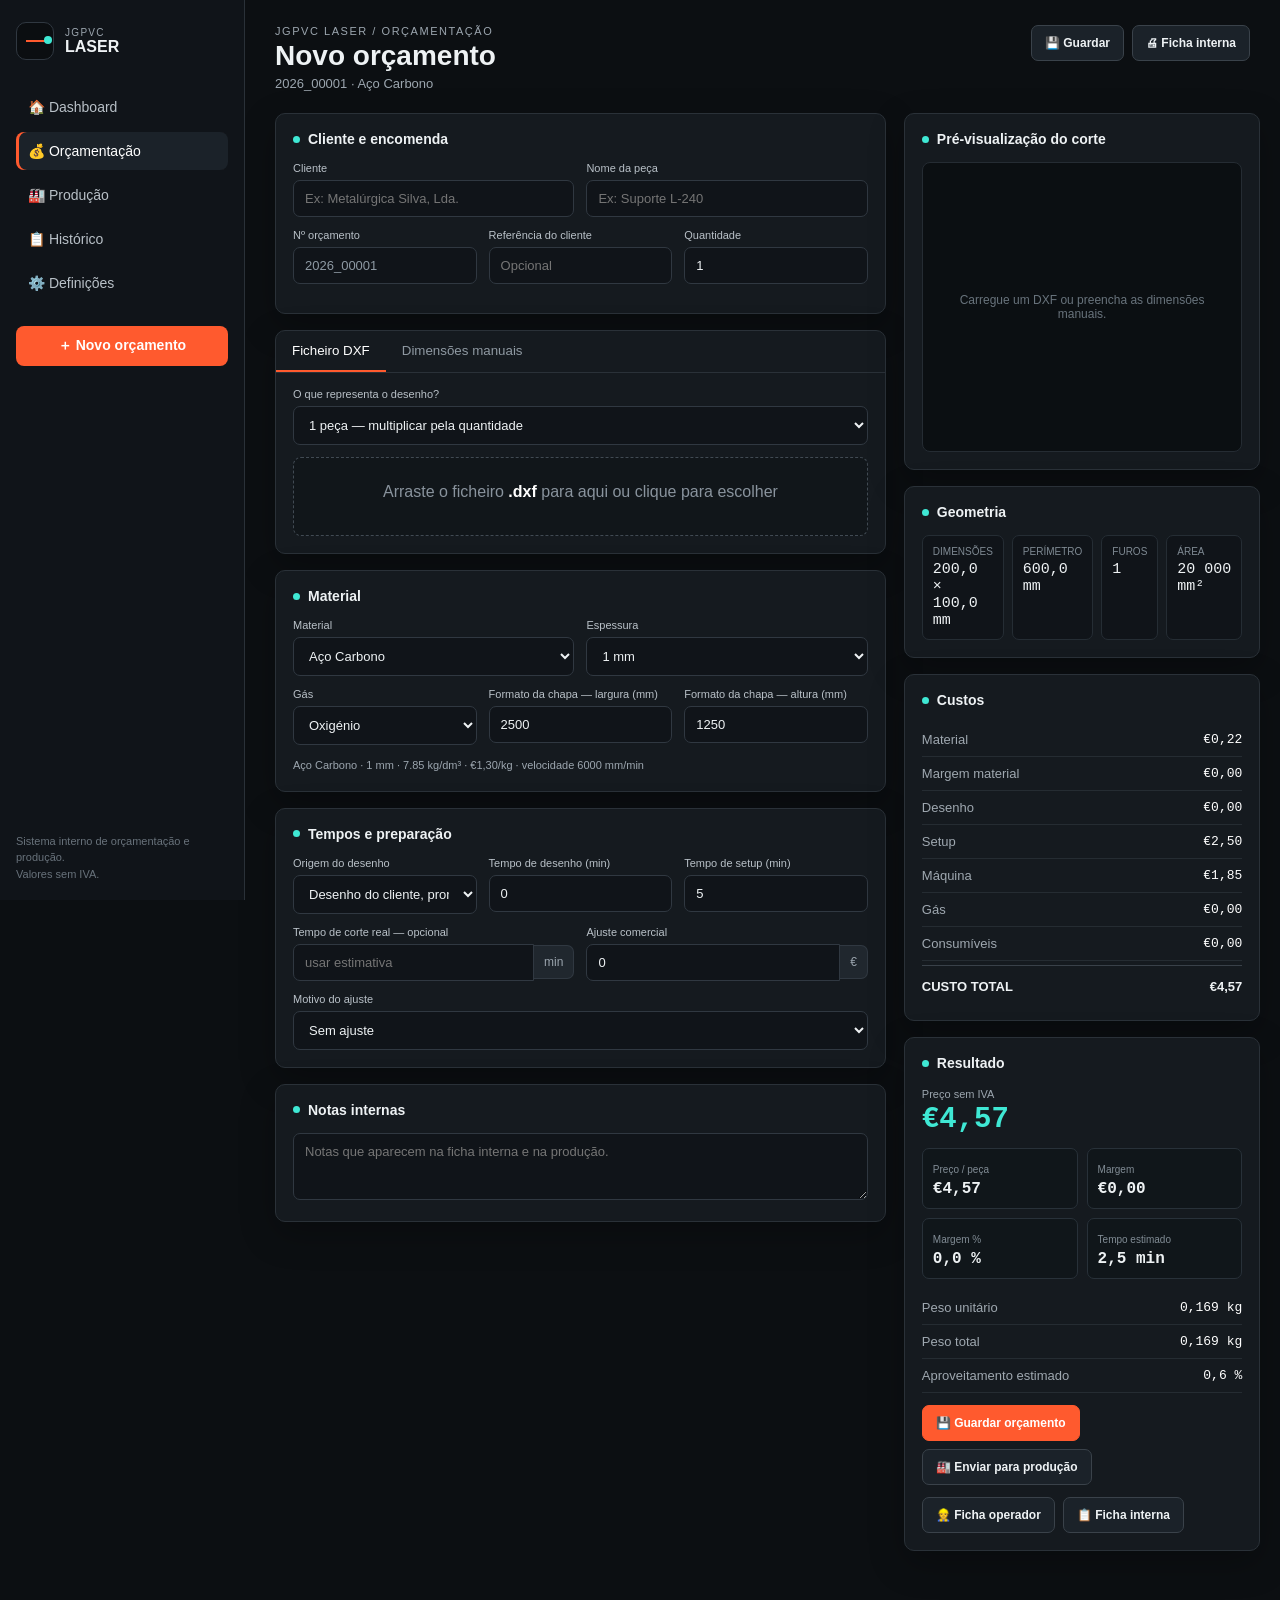
<file: index.html>
<!doctype html><html lang="pt-PT"><head><meta charset="utf-8"><meta name="viewport" content="width=device-width,initial-scale=1"><title>JGPVC Laser — Orçamentação</title><link rel="stylesheet" href="shared.css"><link rel="manifest" href="manifest.json"></head>
<body><div class="app">
<aside class="sidebar"><div class="brand"><div class="brand-mark"><span></span></div><div><small>JGPVC</small><strong>LASER</strong></div></div>
<nav class="nav"><a href="dashboard.html">🏠 Dashboard</a><a class="active" href="index.html">💰 Orçamentação</a><a href="producao.html">🏭 Produção</a><a href="encomendas.html">📋 Histórico</a><a href="definicoes.html">⚙️ Definições</a><button class="new-btn" id="newBtn">＋ Novo orçamento</button></nav>
<div class="sidebar-foot">Sistema interno de orçamentação e produção.<br>Valores sem IVA.</div></aside>
<main class="main"><div class="topbar"><div><div class="eyebrow">JGPVC Laser / Orçamentação</div><div class="title">Novo orçamento</div><div class="subtitle" id="orderTitle">OR-</div></div><div class="actions"><button class="btn" id="saveBtn">💾 Guardar</button><button class="btn" id="printBtn">🖨 Ficha interna</button></div></div>
<div class="grid"><section class="col">
<div class="card"><div class="card-title"><span class="dot"></span>Cliente e encomenda</div><div class="row"><div class="field"><label>Cliente</label><input id="client" placeholder="Ex: Metalúrgica Silva, Lda."></div><div class="field"><label>Nome da peça</label><input id="orderName" placeholder="Ex: Suporte L-240"></div></div><div class="row3"><div class="field"><label>Nº orçamento</label><input id="orderNumber" readonly></div><div class="field"><label>Referência do cliente</label><input id="clientReference" placeholder="Opcional"></div><div class="field"><label>Quantidade</label><input id="qty" type="number" min="1" value="1"></div></div></div>
<div class="card"><div class="tabs"><button class="tab active" id="tabDxf">Ficheiro DXF</button><button class="tab" id="tabManual">Dimensões manuais</button></div>
<div class="field"><label>O que representa o desenho?</label><select id="scope"><option value="unit">1 peça — multiplicar pela quantidade</option><option value="batch">Conjunto/chapa — não multiplicar geometria</option></select></div>
<div id="dxfPanel"><div class="drop" id="drop">Arraste o ficheiro <strong>.dxf</strong> para aqui ou clique para escolher<div class="file-name" id="fileName"></div></div><input id="file" type="file" accept=".dxf" class="hidden"><div id="dxfMsg"></div><div class="field hidden" id="pierceWrap"><label>Perfurações detetadas / corrigir</label><div class="row"><input id="pierces" type="number" min="0" step="1"><button class="btn" id="pierceReset">Repor deteção</button></div></div></div>
<div id="manualPanel" class="hidden"><div class="field"><label>Forma</label><select id="shape"><option value="rect">Retângulo</option><option value="circle">Círculo</option><option value="custom">Perímetro / área manual</option></select></div><div id="rectFields" class="row"><div class="field"><label>Largura (mm)</label><input id="w" type="number" value="200" min="0"></div><div class="field"><label>Altura (mm)</label><input id="h" type="number" value="100" min="0"></div></div><div id="circleFields" class="field hidden"><label>Diâmetro (mm)</label><input id="d" type="number" value="150" min="0"></div><div id="customFields" class="row hidden"><div class="field"><label>Perímetro (mm)</label><input id="perim" type="number" value="600" min="0"></div><div class="field"><label>Área (mm²)</label><input id="area" type="number" value="20000" min="0"></div></div><div class="field"><label>Furos adicionais</label><input id="holes" type="number" min="0" value="0"></div></div></div>
<div class="card"><div class="card-title"><span class="dot"></span>Material</div><div class="row"><div class="field"><label>Material</label><select id="matType"></select></div><div class="field"><label>Espessura</label><select id="matThickness"></select></div></div><div class="row3"><div class="field"><label>Gás</label><select id="gas"><option>Oxigénio</option><option>Azoto</option><option>Ar</option><option>Nenhum</option></select></div><div class="field"><label>Formato da chapa — largura (mm)</label><input id="sheetW" type="number" value="2500"></div><div class="field"><label>Formato da chapa — altura (mm)</label><input id="sheetH" type="number" value="1250"></div></div><div class="section-note" id="matInfo"></div></div>
<div class="card"><div class="card-title"><span class="dot"></span>Tempos e preparação</div><div class="row3"><div class="field"><label>Origem do desenho</label><select id="drawingType"><option value="client_direct">Desenho do cliente, pronto</option><option value="client_convert">Converter desenho do cliente</option><option value="from_scratch">Desenho de raiz</option></select></div><div class="field"><label>Tempo de desenho (min)</label><input id="designTime" type="number" min="0" value="0"></div><div class="field"><label>Tempo de setup (min)</label><input id="setupTime" type="number" min="0" value="5"></div></div><div class="row"><div class="field"><label>Tempo de corte real — opcional</label><div class="suffix"><input id="realTime" type="number" min="0" step=".1" placeholder="usar estimativa"><span>min</span></div></div><div class="field"><label>Ajuste comercial</label><div class="suffix"><input id="adjustment" type="number" step=".01" value="0"><span>€</span></div></div></div><div class="field"><label>Motivo do ajuste</label><select id="adjustReason"><option value="">Sem ajuste</option><option>Pequena quantidade</option><option>Urgência</option><option>Cliente habitual</option><option>Concorrência</option><option>Complexidade</option><option>Desperdício</option><option>Outro</option></select></div></div>
<div class="card"><div class="card-title"><span class="dot"></span>Notas internas</div><div class="field"><textarea id="comments" rows="3" placeholder="Notas que aparecem na ficha interna e na produção."></textarea></div></div>
</section>
<section class="col"><div class="card"><div class="card-title"><span class="dot"></span>Pré-visualização do corte</div><div class="preview"><canvas id="canvas"></canvas><div class="empty" id="empty">Carregue um DXF ou preencha as dimensões manuais.</div></div></div>
<div class="card"><div class="card-title"><span class="dot"></span>Geometria</div><div class="metrics"><div class="metric"><div class="k">Dimensões</div><div class="v" id="mDim">—</div></div><div class="metric"><div class="k">Perímetro</div><div class="v" id="mPerim">—</div></div><div class="metric"><div class="k">Furos</div><div class="v" id="mPierce">—</div></div><div class="metric"><div class="k">Área</div><div class="v" id="mArea">—</div></div></div></div>
<div class="card"><div class="card-title"><span class="dot"></span>Custos</div><div class="break"><span class="label">Material</span><span class="value" id="cMat">€0,00</span></div><div class="break"><span class="label">Margem material</span><span class="value" id="cMatMargin">€0,00</span></div><div class="break"><span class="label">Desenho</span><span class="value" id="cDesign">€0,00</span></div><div class="break"><span class="label">Setup</span><span class="value" id="cSetup">€0,00</span></div><div class="break"><span class="label">Máquina</span><span class="value" id="cMachine">€0,00</span></div><div class="break"><span class="label">Gás</span><span class="value" id="cGas">€0,00</span></div><div class="break"><span class="label">Consumíveis</span><span class="value" id="cConsum">€0,00</span></div><div class="break total"><span>CUSTO TOTAL</span><span id="cTotal">€0,00</span></div></div>
<div class="card result"><div class="card-title"><span class="dot"></span>Resultado</div><div class="section-note">Preço sem IVA</div><div class="big-price" id="sale">€0,00</div><div class="result-grid"><div class="result-box"><small>Preço / peça</small><strong id="perPiece">€0,00</strong></div><div class="result-box"><small>Margem</small><strong id="margin">€0,00</strong></div><div class="result-box"><small>Margem %</small><strong id="marginPct">0,0 %</strong></div><div class="result-box"><small>Tempo estimado</small><strong id="cutTime">0 min</strong></div></div><div class="break"><span class="label">Peso unitário</span><span class="value" id="weightUnit">—</span></div><div class="break"><span class="label">Peso total</span><span class="value" id="weightTotal">—</span></div><div class="break"><span class="label">Aproveitamento estimado</span><span class="value" id="utilization">—</span></div><div class="actions-row"><button class="btn primary" id="saveBtn2">💾 Guardar orçamento</button><button class="btn" id="productionBtn">🏭 Enviar para produção</button></div><div class="actions-row"><button class="btn" id="operatorBtn">👷 Ficha operador</button><button class="btn" id="internalBtn">📋 Ficha interna</button></div></div>
</section></div></main></div><div id="toast" class="toast hidden"></div><div id="printSheet" class="print-sheet"></div>
<script src="shared.js"></script><script>
const $=id=>document.getElementById(id);let materials=[],machine={},dxf=null,dxfText="",fileName="",mode="dxf",editing=null,lastCalc=null;
function toast(msg,good=true){const t=$("toast");t.textContent=msg;t.className="toast "+(good?"good":"bad");setTimeout(()=>t.classList.add("hidden"),2600)}
async function init(){materials=await LC.loadMaterials();machine=await LC.loadMachine();buildMaterials();bind();let editId=localStorage.getItem("jgpvc_edit_id");if(editId){localStorage.removeItem("jgpvc_edit_id");let all=await LC.loadOrders(),o=all.find(x=>x.id===editId);if(o){editing=o;$("orderNumber").value=o.orderNumber;$("client").value=o.client||"";$("orderName").value=o.orderName||"";$("clientReference").value=o.clientReference||"";$("qty").value=o.quantity||1;$("scope").value=o.geometryScope||"unit";$("designTime").value=o.setupInputs?.designTimeMin||0;$("setupTime").value=o.setupInputs?.setupTimeMin??machine.defaultSetupMin;$("drawingType").value=o.setupInputs?.drawingType||"client_direct";$("adjustment").value=o.adjustment||0;$("adjustReason").value=o.adjustmentReason||"";$("comments").value=o.comments||"";let mi=materials.find(m=>m.id===o.materialId)||materials.find(m=>m.name===o.materialSnapshot?.name&&m.thickness===o.materialSnapshot?.thickness);if(mi){$("matType").value=mi.name;fillThickness();$("matThickness").value=mi.id;syncGas()}if(o.mode==="manual"){mode="manual";$("tabManual").click();let g=o.manual||{};$("shape").value=g.shape||"rect";$("w").value=g.w||200;$("h").value=g.h||100;$("d").value=g.d||150;$("perim").value=g.perim||600;$("area").value=g.area||20000;$("holes").value=g.holes||0;renderShape()}else if(o.dxfText){try{dxf=LC.parseDXF(o.dxfText);dxfText=o.dxfText;fileName=o.dxfFileName||"";$("fileName").textContent=fileName;$("pierces").value=dxf.closedContours.length;$("pierceWrap").classList.remove("hidden")}catch(e){}}if(o.costSnapshot?.isFinal)$("realTime").value=o.costSnapshot.cuttingTimeMin||"";return}}$("orderNumber").value=await LC.computeNextOrderNumber(await LC.loadOrders());render()}
function buildMaterials(){let types=[...new Set(materials.map(m=>m.name))].sort((a,b)=>a.localeCompare(b,"pt"));$("matType").innerHTML=types.map(x=>`<option>${LC.escapeHtml(x)}</option>`).join("");fillThickness();syncGas()}
function fillThickness(){let type=$("matType").value,ms=materials.filter(m=>m.name===type);$("matThickness").innerHTML=ms.map(m=>`<option value="${m.id}">${m.thickness} mm</option>`).join("");syncGas()}
function selectedMaterial(){return materials.find(m=>m.id===$("matThickness").value)||materials[0]}
function syncGas(){let m=selectedMaterial();if(m){$("gas").value=m.gas||"Nenhum";$("matInfo").textContent=`${m.name} · ${m.thickness} mm · ${m.density} kg/dm³ · ${LC.fmtEUR(m.pricePerKg)}/kg · velocidade ${LC.fmtNum(m.speed,0)} mm/min`}}
function bind(){
 $("newBtn").onclick=()=>location.href="index.html"; $("saveBtn").onclick=save; $("saveBtn2").onclick=save; $("productionBtn").onclick=sendProduction; $("operatorBtn").onclick=()=>print("operator"); $("internalBtn").onclick=()=>print("internal"); $("printBtn").onclick=()=>print("internal");
 $("tabDxf").onclick=()=>{mode="dxf";$("tabDxf").classList.add("active");$("tabManual").classList.remove("active");$("dxfPanel").classList.remove("hidden");$("manualPanel").classList.add("hidden");render()}
 $("tabManual").onclick=()=>{mode="manual";$("tabManual").classList.add("active");$("tabDxf").classList.remove("active");$("manualPanel").classList.remove("hidden");$("dxfPanel").classList.add("hidden");render()}
 $("drop").onclick=()=>$("file").click();$("drop").ondragover=e=>{e.preventDefault();$("drop").classList.add("drag")};$("drop").ondragleave=()=>$("drop").classList.remove("drag");$("drop").ondrop=e=>{e.preventDefault();$("drop").classList.remove("drag");if(e.dataTransfer.files[0])loadFile(e.dataTransfer.files[0])};$("file").onchange=e=>e.target.files[0]&&loadFile(e.target.files[0]);
 $("pierceReset").onclick=()=>{if(dxf)$("pierces").value=dxf.closedContours.length;render()}; $("shape").onchange=renderShape;
 $("matType").onchange=()=>{fillThickness();render()};$("matThickness").onchange=()=>{syncGas();render()};
 ["client","orderName","clientReference","qty","designTime","setupTime","realTime","adjustment","adjustReason","comments","scope","drawingType","gas","sheetW","sheetH","w","h","d","perim","area","holes"].forEach(id=>$(id).addEventListener("input",render));
 $("scope").onchange=render;
 renderShape();
}
function renderShape(){let s=$("shape").value;$("rectFields").classList.toggle("hidden",s!=="rect");$("circleFields").classList.toggle("hidden",s!=="circle");$("customFields").classList.toggle("hidden",s!=="custom");render()}
function loadFile(file){const r=new FileReader();r.onload=e=>{try{const x=LC.parseDXF(e.target.result);if(!x.contours.length)throw Error("Não foram encontradas entidades de geometria suportadas.");dxf=x;dxfText=e.target.result;fileName=file.name;$("fileName").textContent=file.name;$("pierces").value=x.closedContours.length;$("pierceWrap").classList.remove("hidden");$("dxfMsg").innerHTML=x.openContours.length?`<div class="warn">${x.openContours.length} troço(s) aberto(s). Confirme o desenho antes de orçamentar.</div>`:"";render()}catch(err){dxf=null;$("dxfMsg").innerHTML=`<div class="err">${LC.escapeHtml(err.message)}</div>`}};r.readAsText(file)}
function form(){return{client:$("client").value.trim(),orderName:$("orderName").value.trim(),orderNumber:$("orderNumber").value,clientReference:$("clientReference").value.trim(),quantity:+$("qty").value||1,mode,geometryScope:$("scope").value,dxfFileName:fileName,dxfText,manual:{shape:$("shape").value,w:+$("w").value,h:+$("h").value,d:+$("d").value,perim:+$("perim").value,area:+$("area").value,holes:+$("holes").value},materialId:selectedMaterial()?.id,designTimeMin:+$("designTime").value||0,setupTimeMin:+$("setupTime").value||0,drawingType:$("drawingType").value,adjustment:+$("adjustment").value||0,adjustmentReason:$("adjustReason").value,comments:$("comments").value,machineSnapshot:machine}}
function calc(){let f=form();return LC.calculate({mode, dxfResult:dxf, pierces:+$("pierces").value||0,shape:f.manual.shape,w:f.manual.w,h:f.manual.h,d:f.manual.d,perim:f.manual.perim,area:f.manual.area,holes:f.manual.holes,quantity:f.quantity,geometryScope:f.geometryScope,materialId:f.materialId,designTimeMin:f.designTimeMin,setupTimeMin:f.setupTimeMin,realCuttingTimeMin:$("realTime").value,gas:$("gas").value},materials,machine)}
function render(){if(!materials.length)return;lastCalc=calc();let c=lastCalc,g=c.geo;$("orderTitle").textContent=$("orderNumber").value+" · "+(c.material.name||"");$("mDim").textContent=g.widthMm?`${LC.fmtNum(g.widthMm,1)} × ${LC.fmtNum(g.heightMm,1)} mm`:"—";$("mPerim").textContent=LC.fmtNum(g.perimeterMm,1)+" mm";$("mPierce").textContent=LC.fmtNum(g.pierces,0);$("mArea").textContent=LC.fmtNum(g.netAreaMm2,0)+" mm²";$("cMat").textContent=LC.fmtEUR(c.materialCostRaw);$("cMatMargin").textContent=LC.fmtEUR(c.materialMargin);$("cDesign").textContent=LC.fmtEUR(c.designCost);$("cSetup").textContent=LC.fmtEUR(c.setupCost);$("cMachine").textContent=LC.fmtEUR(c.machineCost);$("cGas").textContent=LC.fmtEUR(c.gasCost);$("cConsum").textContent=LC.fmtEUR(c.consumables);$("cTotal").textContent=LC.fmtEUR(c.costTotal);$("sale").textContent=LC.fmtEUR(c.salePrice);$("perPiece").textContent=LC.fmtEUR(c.perPiece);$("margin").textContent=LC.fmtEUR(c.marginEuro);$("marginPct").textContent=LC.fmtNum(c.marginPct,1)+" %";$("cutTime").textContent=LC.fmtNum(c.estimatedCuttingTimeMin,1)+" min";$("weightUnit").textContent=LC.fmtNum(c.weightUnit,3)+" kg";$("weightTotal").textContent=LC.fmtNum(c.weightTotal,3)+" kg";let sheetArea=(+$("sheetW").value||0)*(+$("sheetH").value||0),pieceArea=g.netAreaMm2*(c.multiplier||1);$("utilization").textContent=sheetArea&&pieceArea?LC.fmtNum(Math.min(100,pieceArea/sheetArea*100),1)+" %":"—";draw()}
function draw(){const can=$("canvas"),ctx=can.getContext("2d"),rect=can.getBoundingClientRect(),dpr=devicePixelRatio||1,w=rect.width||600,h=rect.height||290;can.width=w*dpr;can.height=h*dpr;ctx.setTransform(dpr,0,0,dpr,0,0);ctx.clearRect(0,0,w,h);if(!dxf){$("empty").classList.remove("hidden");return}$("empty").classList.add("hidden");let pts=dxf.contours.flatMap(c=>c.points),xs=pts.map(p=>p.x),ys=pts.map(p=>p.y),minX=Math.min(...xs),maxX=Math.max(...xs),minY=Math.min(...ys),maxY=Math.max(...ys),scale=Math.min((w-40)/(maxX-minX||1),(h-40)/(maxY-minY||1)),ox=(w-(maxX-minX)*scale)/2,oy=(h-(maxY-minY)*scale)/2;ctx.strokeStyle="#3fe8d4";ctx.lineWidth=1;for(const c of dxf.contours){if(c.points.length<2)continue;ctx.beginPath();c.points.forEach((p,i)=>{let x=ox+(p.x-minX)*scale,y=h-(oy+(p.y-minY)*scale);i?ctx.lineTo(x,y):ctx.moveTo(x,y)});ctx.stroke()}}
function record(){let f=form(),c=lastCalc||calc();let rec=LC.orderFromForm({...f,id:editing?.id,createdAt:editing?.createdAt,status:editing?.status||"quote",production:editing?.production||null},c);rec.dxfText=dxfText;rec.dxfFileName=fileName;rec.costSnapshot=Object.assign({},c,{isFinal:!!$("realTime").value,geoSnapshot:c.geo,estimatedCuttingTimeMin:c.estimatedCuttingTimeMin});return rec}
async function save(){let orders=await LC.loadOrders(),rec=record();if(editing){let i=orders.findIndex(o=>o.id===editing.id);if(i>=0)orders[i]=rec;else orders.unshift(rec)}else orders.unshift(rec);await LC.saveOrders(orders);editing=rec;toast("Orçamento guardado.");}
async function sendProduction(){await save();editing.status="production";let orders=await LC.loadOrders(),i=orders.findIndex(o=>o.id===editing.id);if(i>=0){orders[i]=editing;await LC.saveOrders(orders)}location.href="producao.html?id="+encodeURIComponent(editing.id)}
function print(type){let rec=record();$("printSheet").innerHTML=LC.makePrint({type,order:rec,calc:lastCalc});window.print()}
init();
</script></body></html>
</file>
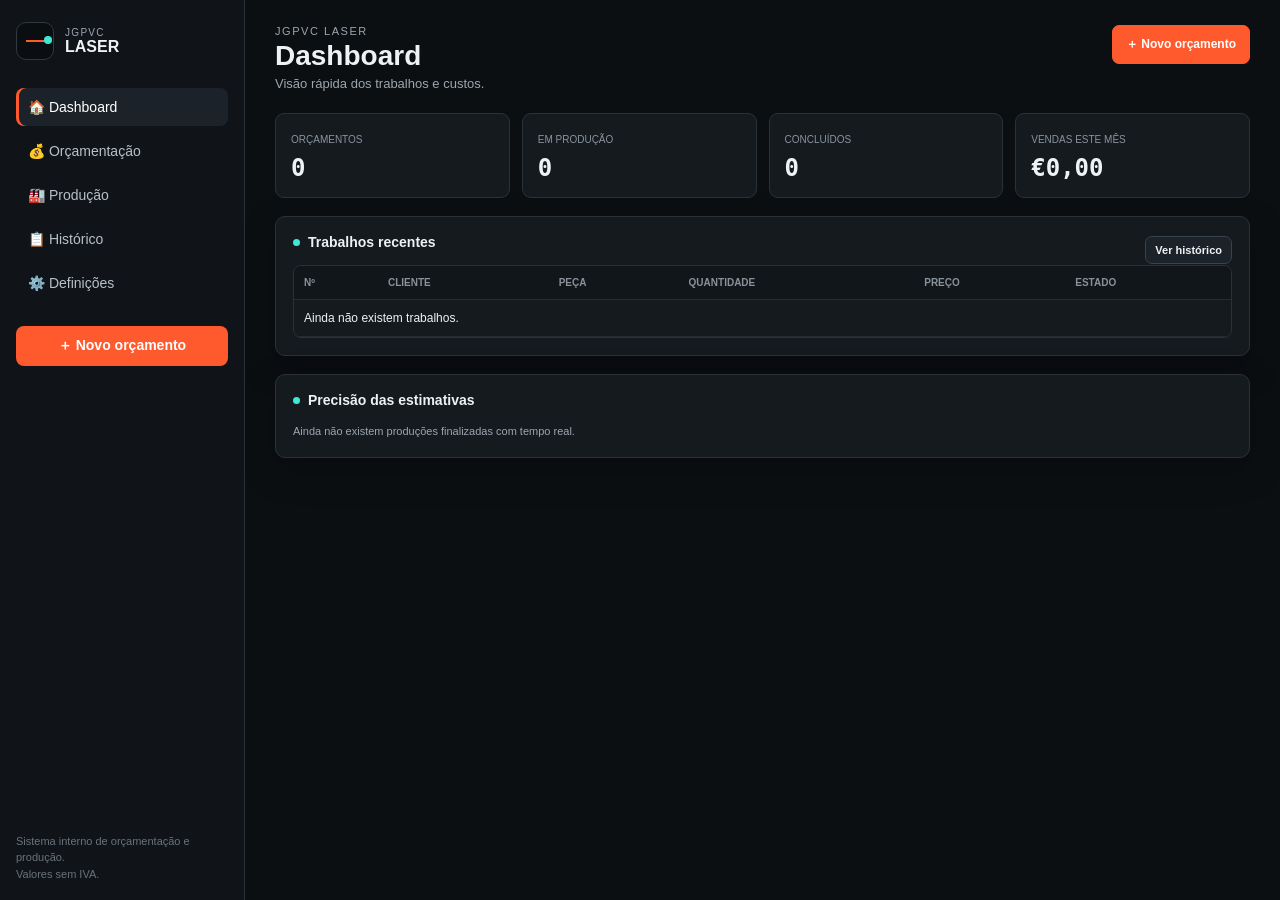
<file: dashboard.html>
<!doctype html><html lang="pt-PT"><head><meta charset="utf-8"><meta name="viewport" content="width=device-width,initial-scale=1"><title>JGPVC Laser — Dashboard</title><link rel="stylesheet" href="shared.css"></head><body><div class="app"><aside class="sidebar"><div class="brand"><div class="brand-mark"><span></span></div><div><small>JGPVC</small><strong>LASER</strong></div></div><nav class="nav"><a class="active" href="dashboard.html">🏠 Dashboard</a><a href="index.html">💰 Orçamentação</a><a href="producao.html">🏭 Produção</a><a href="encomendas.html">📋 Histórico</a><a href="definicoes.html">⚙️ Definições</a><button class="new-btn" onclick="location.href='index.html'">＋ Novo orçamento</button></nav><div class="sidebar-foot">Sistema interno de orçamentação e produção.<br>Valores sem IVA.</div></aside><main class="main"><div class="topbar"><div><div class="eyebrow">JGPVC Laser</div><div class="title">Dashboard</div><div class="subtitle">Visão rápida dos trabalhos e custos.</div></div><div class="actions"><button class="btn primary" onclick="location.href='index.html'">＋ Novo orçamento</button></div></div><div class="stat-grid" id="stats"></div><div class="card" style="margin-top:18px"><div class="split"><div class="card-title"><span class="dot"></span>Trabalhos recentes</div><button class="btn sm" onclick="location.href='encomendas.html'">Ver histórico</button></div><div class="table-wrap"><table class="table"><thead><tr><th>Nº</th><th>Cliente</th><th>Peça</th><th>Quantidade</th><th>Preço</th><th>Estado</th></tr></thead><tbody id="recent"></tbody></table></div></div><div class="card" style="margin-top:18px"><div class="card-title"><span class="dot"></span>Precisão das estimativas</div><div id="accuracy" class="section-note">Ainda não existem produções finalizadas com tempo real.</div></div></main></div><script src="shared.js"></script><script>async function init(){let o=await LC.loadOrders();let counts={quote:0,accepted:0,production:0,done:0};o.forEach(x=>counts[x.status]=(counts[x.status]||0)+1);let month=new Date().toISOString().slice(0,7),sales=o.filter(x=>(x.createdAt||"").slice(0,7)===month).reduce((s,x)=>s+(x.costSnapshot?.salePrice||0),0),cost=o.filter(x=>(x.createdAt||"").slice(0,7)===month).reduce((s,x)=>s+(x.costSnapshot?.costTotal||0),0);document.getElementById("stats").innerHTML=`<div class="stat"><small>Orçamentos</small><strong>${counts.quote}</strong></div><div class="stat"><small>Em produção</small><strong>${counts.production}</strong></div><div class="stat"><small>Concluídos</small><strong>${counts.done}</strong></div><div class="stat"><small>Vendas este mês</small><strong>${LC.fmtEUR(sales)}</strong></div>`;document.getElementById("recent").innerHTML=o.slice(0,10).map(x=>`<tr onclick="location.href='producao.html?id=${encodeURIComponent(x.id)}'" style="cursor:pointer"><td>${LC.escapeHtml(x.orderNumber)}</td><td>${LC.escapeHtml(x.client)}</td><td>${LC.escapeHtml(x.orderName)}</td><td>${x.quantity}</td><td>${LC.fmtEUR(x.costSnapshot?.salePrice||0)}</td><td><span class="status ${LC.statusClass(x.status)}">${LC.statusLabel(x.status)}</span></td></tr>`).join("")||`<tr><td colspan="6">Ainda não existem trabalhos.</td></tr>`;let a=LC.summarizeAccuracy(o);document.getElementById("accuracy").innerHTML=a.length?`<div class="table-wrap"><table class="table"><thead><tr><th>Material</th><th>Trabalhos</th><th>Média estimada</th><th>Média real</th><th>Desvio</th></tr></thead><tbody>${a.map(x=>`<tr><td>${LC.escapeHtml(x.key)}</td><td>${x.count}</td><td>${LC.fmtNum(x.avgEstimated,1)} min</td><td>${LC.fmtNum(x.avgReal,1)} min</td><td>${x.deviation>=0?"+":""}${LC.fmtNum(x.deviation,1)}%</td></tr>`).join("")}</tbody></table></div>`:"Ainda não existem produções finalizadas com tempo real."}init()</script></body></html>
</file>
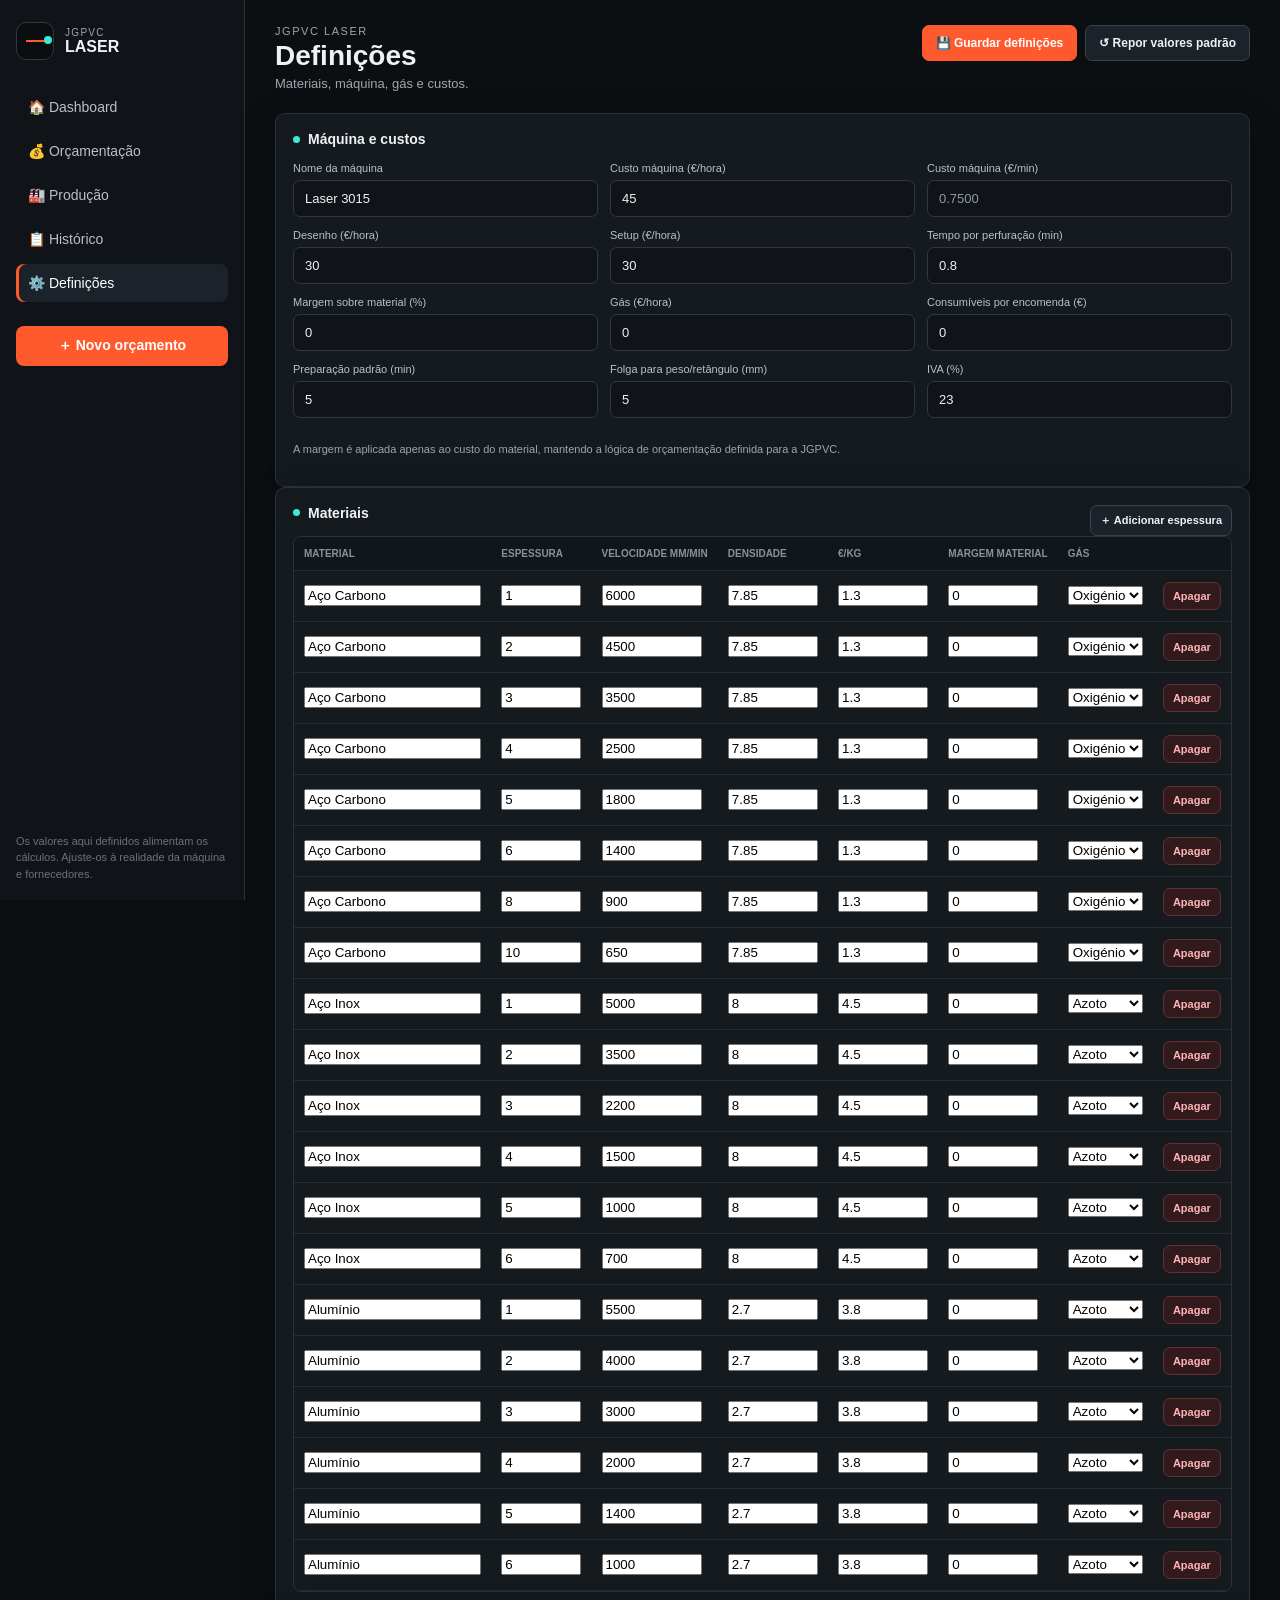
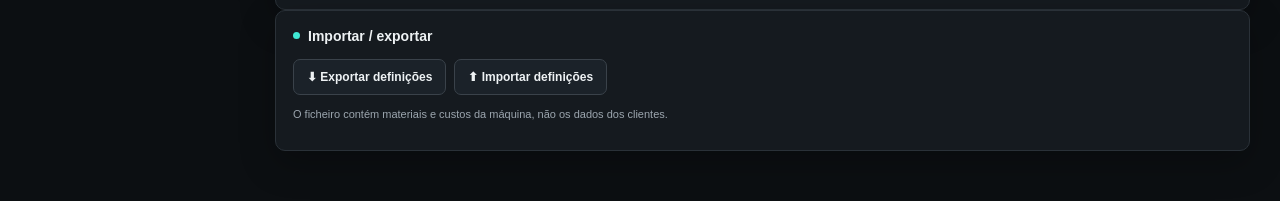
<file: definicoes.html>
<!doctype html><html lang="pt-PT"><head><meta charset="utf-8"><meta name="viewport" content="width=device-width,initial-scale=1"><title>JGPVC Laser — Definições</title><link rel="stylesheet" href="shared.css"></head><body><div class="app"><aside class="sidebar"><div class="brand"><div class="brand-mark"><span></span></div><div><small>JGPVC</small><strong>LASER</strong></div></div><nav class="nav"><a href="dashboard.html">🏠 Dashboard</a><a href="index.html">💰 Orçamentação</a><a href="producao.html">🏭 Produção</a><a href="encomendas.html">📋 Histórico</a><a class="active" href="definicoes.html">⚙️ Definições</a><button class="new-btn" onclick="location.href='index.html'">＋ Novo orçamento</button></nav><div class="sidebar-foot">Os valores aqui definidos alimentam os cálculos. Ajuste-os à realidade da máquina e fornecedores.</div></aside><main class="main"><div class="topbar"><div><div class="eyebrow">JGPVC Laser</div><div class="title">Definições</div><div class="subtitle">Materiais, máquina, gás e custos.</div></div><div class="actions"><button class="btn primary" id="save">💾 Guardar definições</button><button class="btn" id="reset">↺ Repor valores padrão</button></div></div><div class="card"><div class="card-title"><span class="dot"></span>Máquina e custos</div><div class="row3"><div class="field"><label>Nome da máquina</label><input id="machineName"></div><div class="field"><label>Custo máquina (€/hora)</label><input id="hourly" type="number" step=".01"></div><div class="field"><label>Custo máquina (€/min)</label><input id="minute" readonly></div></div><div class="row3"><div class="field"><label>Desenho (€/hora)</label><input id="design" type="number" step=".01"></div><div class="field"><label>Setup (€/hora)</label><input id="setup" type="number" step=".01"></div><div class="field"><label>Tempo por perfuração (min)</label><input id="pierce" type="number" step=".01"></div></div><div class="row3"><div class="field"><label>Margem sobre material (%)</label><input id="margin" type="number" step=".1"></div><div class="field"><label>Gás (€/hora)</label><input id="gasRate" type="number" step=".01"></div><div class="field"><label>Consumíveis por encomenda (€)</label><input id="consum" type="number" step=".01"></div></div><div class="row3"><div class="field"><label>Preparação padrão (min)</label><input id="setupDefault" type="number"></div><div class="field"><label>Folga para peso/retângulo (mm)</label><input id="waste" type="number" step=".1"></div><div class="field"><label>IVA (%)</label><input id="vat" type="number" step=".1"></div></div><p class="section-note">A margem é aplicada apenas ao custo do material, mantendo a lógica de orçamentação definida para a JGPVC.</p></div><div class="card"><div class="split"><div class="card-title"><span class="dot"></span>Materiais</div><button class="btn sm" id="add">＋ Adicionar espessura</button></div><div class="table-wrap"><table class="table"><thead><tr><th>Material</th><th>Espessura</th><th>Velocidade mm/min</th><th>Densidade</th><th>€/kg</th><th>Margem material</th><th>Gás</th><th></th></tr></thead><tbody id="materials"></tbody></table></div></div><div class="card"><div class="card-title"><span class="dot"></span>Importar / exportar</div><div class="actions-row"><button class="btn" id="export">⬇ Exportar definições</button><label class="btn">⬆ Importar definições<input id="import" type="file" accept=".json" class="hidden"></label></div><p class="section-note">O ficheiro contém materiais e custos da máquina, não os dados dos clientes.</p></div></main></div><div id="toast" class="toast hidden"></div><script src="shared.js"></script><script>let mats=[],machine={};const $=id=>document.getElementById(id);async function init(){mats=await LC.loadMaterials();machine=await LC.loadMachine();fillMachine();renderMaterials();bind()}function fillMachine(){$("machineName").value=machine.machineName||"Laser 3015";$("hourly").value=machine.hourlyRate;$("minute").value=(machine.hourlyRate/60).toFixed(4);$("design").value=machine.designRate;$("setup").value=machine.setupRate;$("pierce").value=machine.pierceTime;$("margin").value=machine.materialMargin;$("gasRate").value=machine.gasRate;$("consum").value=machine.consumablesPerOrder;$("setupDefault").value=machine.defaultSetupMin;$("waste").value=machine.wasteMarginMm;$("vat").value=machine.vat;$("hourly").oninput=()=>{$("minute").value=(+$("hourly").value/60).toFixed(4)}}function renderMaterials(){$("materials").innerHTML=mats.map((m,i)=>`<tr><td><input data-i="${i}" data-k="name" value="${LC.escapeHtml(m.name)}"></td><td><input data-i="${i}" data-k="thickness" type="number" step=".1" value="${m.thickness}" style="width:80px"></td><td><input data-i="${i}" data-k="speed" type="number" value="${m.speed}" style="width:100px"></td><td><input data-i="${i}" data-k="density" type="number" step=".01" value="${m.density}" style="width:90px"></td><td><input data-i="${i}" data-k="pricePerKg" type="number" step=".01" value="${m.pricePerKg}" style="width:90px"></td><td><input data-i="${i}" data-k="markupPct" type="number" step=".1" value="${m.markupPct||0}" style="width:90px"></td><td><select data-i="${i}" data-k="gas"><option ${m.gas==="Oxigénio"?"selected":""}>Oxigénio</option><option ${m.gas==="Azoto"?"selected":""}>Azoto</option><option ${m.gas==="Ar"?"selected":""}>Ar</option><option ${m.gas==="Nenhum"?"selected":""}>Nenhum</option></select></td><td><button class="btn sm danger" onclick="removeMat(${i})">Apagar</button></td></tr>`).join("");document.querySelectorAll("#materials [data-i]").forEach(el=>el.oninput=()=>{let i=+el.dataset.i,k=el.dataset.k;mats[i][k]=el.type==="number"?+el.value:el.value})}async function save(){machine=Object.assign({},machine,{machineName:$("machineName").value,hourlyRate:+$("hourly").value||0,designRate:+$("design").value||0,setupRate:+$("setup").value||0,pierceTime:+$("pierce").value||0,materialMargin:+$("margin").value||0,gasRate:+$("gasRate").value||0,consumablesPerOrder:+$("consum").value||0,defaultSetupMin:+$("setupDefault").value||0,wasteMarginMm:+$("waste").value||0,vat:+$("vat").value||0});await LC.saveMachine(machine);await LC.saveMaterials(mats);toast("Definições guardadas.")}function removeMat(i){mats.splice(i,1);renderMaterials()}function add(){let n=prompt("Nome do material", "Aço Carbono");if(!n)return;let t=+prompt("Espessura (mm)","3")||3;mats.push({id:crypto.randomUUID(),name:n,thickness:t,speed:1000,density:7.85,pricePerKg:1.3,markupPct:0,gas:"Oxigénio"});renderMaterials()}function toast(m){let t=$("toast");t.textContent=m;t.className="toast good";setTimeout(()=>t.classList.add("hidden"),2200)}async function reset(){if(!confirm("Repor todos os materiais e custos padrão?"))return;mats=JSON.parse(JSON.stringify(LC.DEFAULT_MATERIALS));machine=Object.assign({},LC.DEFAULT_MACHINE);fillMachine();renderMaterials();await save()}function exportData(){let blob=new Blob([JSON.stringify({materials:mats,machine},null,2)],{type:"application/json"}),a=document.createElement("a");a.href=URL.createObjectURL(blob);a.download="jgpvc-laser-definicoes.json";a.click();URL.revokeObjectURL(a.href)}function importData(file){let r=new FileReader();r.onload=async()=>{try{let x=JSON.parse(r.result);if(Array.isArray(x.materials))mats=x.materials;if(x.machine)machine=Object.assign({},LC.DEFAULT_MACHINE,x.machine);fillMachine();renderMaterials();await save()}catch(e){toast("Ficheiro inválido.")}};r.readAsText(file)}$("save").onclick=save;$("add").onclick=add;$("reset").onclick=reset;$("export").onclick=exportData;$("import").onchange=e=>e.target.files[0]&&importData(e.target.files[0]);init()</script></body></html>
</file>
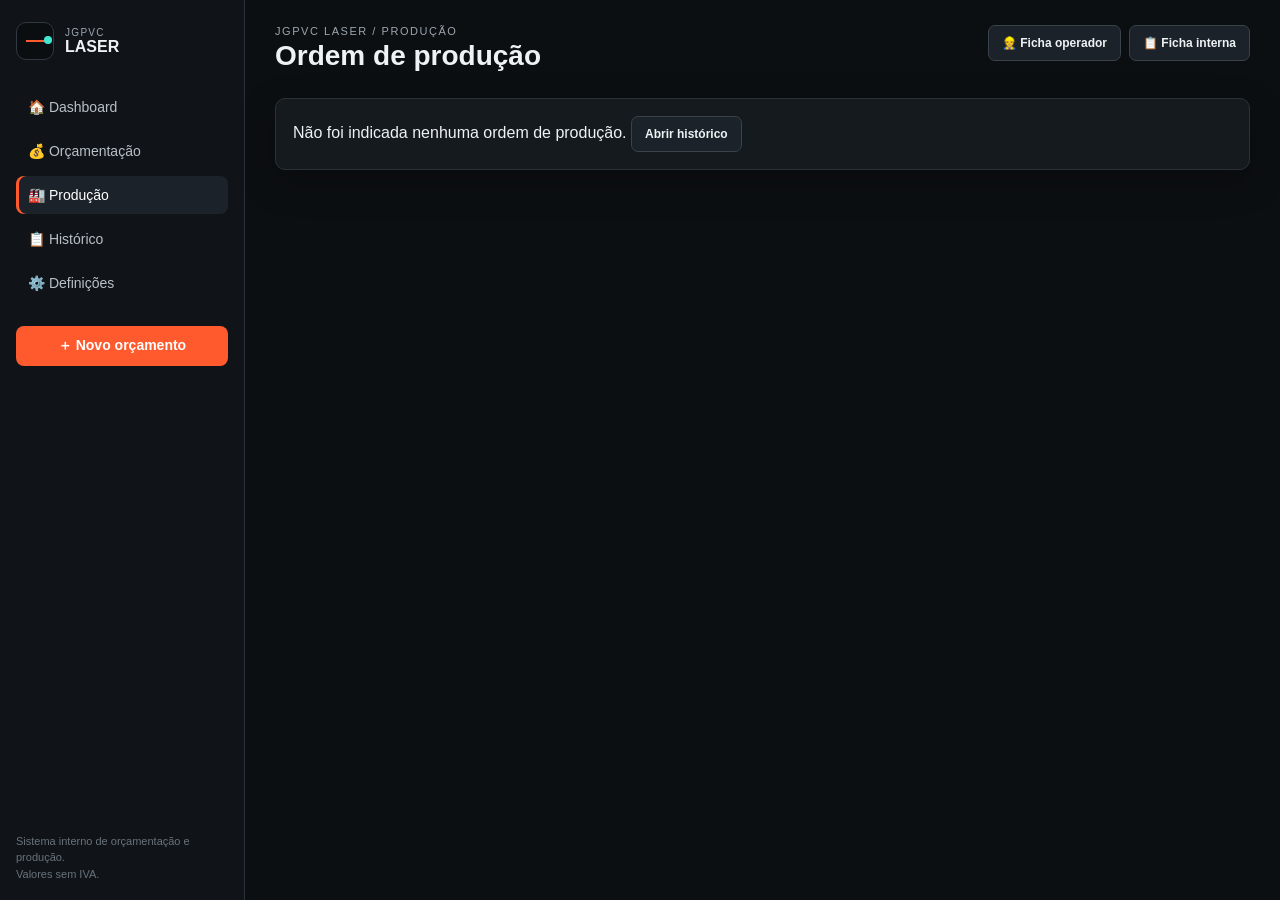
<file: producao.html>
<!doctype html><html lang="pt-PT"><head><meta charset="utf-8"><meta name="viewport" content="width=device-width,initial-scale=1"><title>JGPVC Laser — Produção</title><link rel="stylesheet" href="shared.css"></head><body><div class="app"><aside class="sidebar"><div class="brand"><div class="brand-mark"><span></span></div><div><small>JGPVC</small><strong>LASER</strong></div></div><nav class="nav"><a href="dashboard.html">🏠 Dashboard</a><a href="index.html">💰 Orçamentação</a><a class="active" href="producao.html">🏭 Produção</a><a href="encomendas.html">📋 Histórico</a><a href="definicoes.html">⚙️ Definições</a><button class="new-btn" onclick="location.href='index.html'">＋ Novo orçamento</button></nav><div class="sidebar-foot">Sistema interno de orçamentação e produção.<br>Valores sem IVA.</div></aside><main class="main"><div class="topbar"><div><div class="eyebrow">JGPVC Laser / Produção</div><div class="title">Ordem de produção</div><div class="subtitle" id="subtitle"></div></div><div class="actions"><button class="btn" id="operator">👷 Ficha operador</button><button class="btn" id="internal">📋 Ficha interna</button></div></div><div id="empty" class="card hidden">Não foi indicada nenhuma ordem de produção. <button class="btn" onclick="location.href='encomendas.html'">Abrir histórico</button></div><div id="content"><div class="grid"><section class="col"><div class="card"><div class="split"><div class="card-title"><span class="dot"></span>Identificação</div><div id="status"></div></div><div class="row"><div class="field"><label>Cliente</label><input id="client" readonly></div><div class="field"><label>Peça</label><input id="piece" readonly></div></div><div class="row3"><div class="field"><label>Nº</label><input id="number" readonly></div><div class="field"><label>Referência cliente</label><input id="reference" readonly></div><div class="field"><label>Quantidade planeada</label><input id="qty" readonly></div></div><div class="row"><div class="field"><label>Material</label><input id="material" readonly></div><div class="field"><label>Ficheiro</label><input id="file" readonly></div></div></div>
<div class="card"><div class="card-title"><span class="dot"></span>Operação</div><div class="row"><div class="field"><label>Operador</label><input id="operatorName" placeholder="Nome do operador"></div><div class="field"><label>Máquina</label><input id="machine"></div></div><div class="row"><div class="field"><label>Hora de início</label><input id="start" type="datetime-local"></div><div class="field"><label>Hora de fim</label><input id="end" type="datetime-local"></div></div><div class="row"><div class="field"><label>Tempo real de corte/produção</label><div class="suffix"><input id="realTime" type="number" min="0" step=".1"><span>min</span></div></div><div class="field"><label>Quantidade produzida</label><input id="produced" type="number" min="0"></div></div></div>
<div class="card"><div class="card-title"><span class="dot"></span>Controlo de qualidade</div><div class="row"><div class="field"><label>Peças boas</label><input id="good" type="number" min="0"></div><div class="field"><label>Peças rejeitadas</label><input id="rejected" type="number" min="0"></div></div><div class="field"><label>Motivo da rejeição</label><select id="rejectReason"><option value="">Sem rejeições</option><option>Rebarba</option><option>Dimensão fora de tolerância</option><option>Deformação</option><option>Ficheiro / programação</option><option>Material</option><option>Perfuração</option><option>Outro</option></select></div><div class="checks"><label class="check"><input id="materialCheck" type="checkbox"> Material confirmado</label><label class="check"><input id="fileCheck" type="checkbox"> Ficheiro carregado</label><label class="check"><input id="firstCheck" type="checkbox"> Primeira peça verificada</label><label class="check"><input id="dimCheck" type="checkbox"> Dimensões verificadas</label></div></div>
<div class="card"><div class="card-title"><span class="dot"></span>Observações</div><textarea id="notes" rows="5" style="width:100%;background:var(--panel2);color:var(--text);border:1px solid #303841;border-radius:7px;padding:10px;font:inherit"></textarea><div class="actions-row"><button class="btn" id="save">💾 Guardar produção</button><button class="btn good" id="finish">✓ Concluir produção</button></div></div></section>
<section class="col"><div class="card result"><div class="card-title"><span class="dot"></span>Resumo</div><div class="section-note">Orçamento original</div><div class="big-price" id="sale">€0,00</div><div class="result-grid"><div class="result-box"><small>Custo</small><strong id="cost">€0,00</strong></div><div class="result-box"><small>Preço / peça</small><strong id="perPiece">€0,00</strong></div><div class="result-box"><small>Tempo estimado</small><strong id="estimated">0 min</strong></div><div class="result-box"><small>Tempo real</small><strong id="real">—</strong></div></div><div class="break"><span class="label">Diferença de tempo</span><span class="value" id="diff">—</span></div><div class="break"><span class="label">Margem original</span><span class="value" id="margin">—</span></div><div class="actions-row"><button class="btn" id="back">← Histórico</button><button class="btn" id="edit">✎ Editar orçamento</button></div></div></section></div></div></main></div><div id="toast" class="toast hidden"></div><div id="printSheet" class="print-sheet"></div><script src="shared.js"></script><script>
const $=id=>document.getElementById(id);let orders=[],o=null,materials=[],calc=null;const id=new URLSearchParams(location.search).get("id");
async function init(){orders=await LC.loadOrders();materials=await LC.loadMaterials();o=orders.find(x=>x.id===id);if(!o){$("empty").classList.remove("hidden");$("content").classList.add("hidden");return}calc=o.costSnapshot||{};fill();bind()}
function fill(){let p=o.production||{},m=o.materialSnapshot||{};$("subtitle").textContent=o.orderNumber+" · "+o.client+" · "+o.orderName;$("status").innerHTML=`<span class="status ${LC.statusClass(o.status)}">${LC.statusLabel(o.status)}</span>`;$("client").value=o.client||"";$("piece").value=o.orderName||"";$("number").value=o.orderNumber||"";$("reference").value=o.clientReference||"";$("qty").value=o.quantity||1;$("material").value=`${m.name||""} — ${m.thickness||""} mm`;$("file").value=o.dxfFileName||"Introdução manual";$("operatorName").value=p.operator||"";$("machine").value=p.machine||o.machineSnapshot?.machineName||"Laser 3015";$("start").value=p.start||"";$("end").value=p.end||"";$("realTime").value=p.realTime??"";$("produced").value=p.produced??o.quantity??1;$("good").value=p.good??o.quantity??1;$("rejected").value=p.rejected??0;$("rejectReason").value=p.rejectReason||"";$("notes").value=p.notes||o.comments||"";$("materialCheck").checked=!!p.materialCheck;$("fileCheck").checked=!!p.fileCheck;$("firstCheck").checked=!!p.firstCheck;$("dimCheck").checked=!!p.dimCheck;$("sale").textContent=LC.fmtEUR(calc.salePrice||0);$("cost").textContent=LC.fmtEUR(calc.costTotal||0);$("perPiece").textContent=LC.fmtEUR(calc.perPiece||0);$("estimated").textContent=LC.fmtNum(calc.estimatedCuttingTimeMin||0,1)+" min";$("real").textContent=p.realTime?LC.fmtNum(p.realTime,1)+" min":"—";$("diff").textContent=p.realTime?`${p.realTime-(calc.estimatedCuttingTimeMin||0)>=0?"+":""}${LC.fmtNum(p.realTime-(calc.estimatedCuttingTimeMin||0),1)} min`:"—";$("margin").textContent=LC.fmtEUR(calc.marginEuro||0)}
function production(){return{operator:$("operatorName").value,machine:$("machine").value,start:$("start").value,end:$("end").value,realTime:$("realTime").value?+$("realTime").value:null,produced:+$("produced").value||0,good:+$("good").value||0,rejected:+$("rejected").value||0,rejectReason:$("rejectReason").value,notes:$("notes").value,materialCheck:$("materialCheck").checked,fileCheck:$("fileCheck").checked,firstCheck:$("firstCheck").checked,dimCheck:$("dimCheck").checked}}
async function save(done=false){o.production=production();if(done)o.status="done";else if(o.status==="quote"||o.status==="accepted")o.status="production";o.updatedAt=new Date().toISOString();if(o.production.realTime!=null){o.costSnapshot=Object.assign({},o.costSnapshot,{cuttingTimeMin:o.production.realTime,isFinal:true})}let i=orders.findIndex(x=>x.id===o.id);orders[i]=o;await LC.saveOrders(orders);toast(done?"Produção concluída.":"Produção guardada.");fill()}
function bind(){$("save").onclick=()=>save(false);$("finish").onclick=()=>save(true);$("back").onclick=()=>location.href="encomendas.html";$("edit").onclick=()=>{localStorage.setItem("jgpvc_edit_id",o.id);location.href="index.html"};$("operator").onclick=()=>{print("operator")};$("internal").onclick=()=>{print("internal")};$("realTime").oninput=()=>{let v=+$("realTime").value;if(v){$("real").textContent=LC.fmtNum(v,1)+" min";$("diff").textContent=(v-(calc.estimatedCuttingTimeMin||0)>=0?"+":"")+LC.fmtNum(v-(calc.estimatedCuttingTimeMin||0),1)+" min"}}}
function print(type){$("printSheet").innerHTML=LC.makePrint({type,order:o,calc:o.costSnapshot||{}});window.print()}function toast(m){let t=$("toast");t.textContent=m;t.className="toast good";setTimeout(()=>t.classList.add("hidden"),2200)}init();
</script></body></html>
</file>
<file: shared.css>
:root{
  --bg:#0c0f12;--panel:#151a1f;--panel2:#101419;--border:#2a3138;--text:#eef2f4;--muted:#9ca6af;
  --accent:#ff5a2e;--accent2:#3fe8d4;--good:#43d17a;--warn:#f5b942;--bad:#ff5f67;--blue:#5da9ff;
  --shadow:0 12px 35px rgba(0,0,0,.25);
}
*{box-sizing:border-box}html,body{margin:0;padding:0;background:var(--bg);color:var(--text);font-family:Inter,Arial,sans-serif}
body{min-height:100vh}.app{display:flex;min-height:100vh}.sidebar{width:245px;background:#101419;border-right:1px solid var(--border);padding:22px 16px;position:sticky;top:0;height:100vh}
.brand{display:flex;align-items:center;gap:11px;margin-bottom:28px}.brand-mark{width:38px;height:38px;border:1px solid #303841;border-radius:10px;display:grid;place-items:center;background:#0b0e11}
.brand-mark span{width:19px;height:2px;background:var(--accent);display:block;position:relative}.brand-mark span:after{content:"";position:absolute;right:-7px;top:-4px;width:8px;height:8px;border-radius:50%;background:var(--accent2)}
.brand small{display:block;color:var(--muted);font-size:10px;text-transform:uppercase;letter-spacing:.13em}.brand strong{display:block;font-size:16px}
.nav{display:grid;gap:6px}.nav a,.nav button{border:0;background:transparent;color:#b8c0c7;text-decoration:none;text-align:left;padding:11px 12px;border-radius:8px;font-size:14px;cursor:pointer}.nav a:hover,.nav a.active,.nav button:hover{background:#1b2229;color:#fff}.nav a.active{box-shadow:inset 3px 0 var(--accent)}
.new-btn{margin-top:18px;width:100%;background:var(--accent)!important;color:#fff!important;font-weight:700!important;display:flex;justify-content:center!important}
.sidebar-foot{position:absolute;bottom:18px;left:16px;right:16px;color:#68727b;font-size:11px;line-height:1.5}
.main{flex:1;min-width:0;padding:25px 30px 50px}.topbar{display:flex;justify-content:space-between;align-items:flex-start;gap:20px;margin-bottom:22px}.eyebrow{font-size:11px;color:var(--muted);text-transform:uppercase;letter-spacing:.14em}.title{font-size:28px;margin:3px 0 4px;font-weight:700}.subtitle{color:var(--muted);font-size:13px}.actions{display:flex;gap:8px;flex-wrap:wrap}
.grid{display:grid;grid-template-columns:minmax(0,1.5fr) minmax(320px,.85fr);gap:18px}.col{display:grid;gap:16px;align-content:start}.card{background:var(--panel);border:1px solid var(--border);border-radius:10px;padding:17px;box-shadow:var(--shadow)}
.card-title{font-size:14px;margin:0 0 15px;font-weight:700;display:flex;align-items:center;gap:8px}.dot{width:7px;height:7px;border-radius:50%;background:var(--accent2);display:inline-block}.section-note{font-size:11px;color:var(--muted);line-height:1.5}
.row{display:grid;grid-template-columns:1fr 1fr;gap:12px}.row3{display:grid;grid-template-columns:1fr 1fr 1fr;gap:12px}.field{margin-bottom:12px}.field:last-child{margin-bottom:0}.field label{display:block;color:#b9c1c8;font-size:11px;margin-bottom:6px}.field input,.field select,.field textarea{width:100%;background:var(--panel2);color:var(--text);border:1px solid #303841;border-radius:7px;padding:10px 11px;outline:none;font:inherit;font-size:13px}.field input:focus,.field select:focus,.field textarea:focus{border-color:#53606b;box-shadow:0 0 0 2px rgba(63,232,212,.06)}.field input[readonly]{color:#8e9aa4}.suffix{display:flex;align-items:center}.suffix input{border-radius:7px 0 0 7px}.suffix span{background:#20272e;border:1px solid #303841;border-left:0;padding:9px 10px;color:#9aa4ad;font-size:12px;border-radius:0 7px 7px 0}
.btn{border:1px solid #3a424a;background:#1b2229;color:#eef2f4;border-radius:7px;padding:10px 13px;font:inherit;font-size:12px;cursor:pointer;font-weight:600}.btn:hover{background:#252d35}.btn.primary{background:var(--accent);border-color:var(--accent);color:white}.btn.good{background:var(--good);border-color:var(--good);color:#07130c}.btn.danger{background:#321a1c;border-color:#653033;color:#ffb4b7}.btn.sm{padding:7px 9px;font-size:11px}.btn.ghost{background:transparent}.btn:disabled{opacity:.45;cursor:not-allowed}
.tabs{display:flex;border-bottom:1px solid var(--border);margin:-17px -17px 15px}.tab{border:0;background:transparent;color:#8f99a2;padding:12px 16px;cursor:pointer;border-bottom:2px solid transparent}.tab.active{color:#fff;border-bottom-color:var(--accent)}.drop{border:1px dashed #414a53;border-radius:8px;padding:25px;text-align:center;color:#89939d;cursor:pointer;background:#11161a}.drop:hover,.drop.drag{border-color:var(--accent2);color:#d9e2e6}.drop strong{color:#fff}.file-name{margin-top:9px;color:var(--accent2);font-size:12px}.hidden{display:none!important}
.preview{height:290px;background:#0b0f12;border:1px solid #252c33;border-radius:8px;position:relative;overflow:hidden}.preview canvas{width:100%;height:100%}.empty{position:absolute;inset:0;display:grid;place-items:center;color:#68737c;font-size:12px;text-align:center;padding:30px}
.metrics{display:grid;grid-template-columns:repeat(4,1fr);gap:8px}.metric{background:var(--panel2);border:1px solid #252d34;border-radius:7px;padding:10px}.metric .k{font-size:10px;color:#7f8a93;text-transform:uppercase}.metric .v{font-family:ui-monospace,monospace;font-size:15px;margin-top:4px}
.break{display:flex;justify-content:space-between;gap:10px;padding:9px 0;border-bottom:1px solid #252c32;font-size:13px}.break:last-child{border-bottom:0}.break .label{color:#9fa8b0}.break .value{font-family:ui-monospace,monospace;color:#fff}.break.total{font-weight:700;border-top:1px solid #394149;border-bottom:0;margin-top:4px;padding-top:13px}.result{position:sticky;top:18px}.big-price{font-family:ui-monospace,monospace;font-size:29px;color:var(--accent2);font-weight:700}.result-grid{display:grid;grid-template-columns:1fr 1fr;gap:9px;margin:12px 0}.result-box{background:#10161a;border:1px solid #283139;border-radius:7px;padding:10px}.result-box small{color:#818c95;font-size:10px}.result-box strong{display:block;font-family:ui-monospace,monospace;margin-top:3px}.status{display:inline-flex;align-items:center;gap:6px;padding:5px 8px;border-radius:99px;font-size:10px;font-weight:700;text-transform:uppercase}.status.quote{background:#352b14;color:#ffd46b}.status.accepted{background:#122a39;color:#72c5ff}.status.production{background:#38271b;color:#ffb26b}.status.done{background:#123321;color:#72e59b}.status.cancelled{background:#32191c;color:#ff858b}
.hint{color:#7f8a93;font-size:11px;line-height:1.5}.warn{background:#332914;border:1px solid #604b22;color:#ffd77b;padding:9px;border-radius:7px;font-size:11px;margin-top:8px}.err{background:#33191b;border:1px solid #663136;color:#ffadb1;padding:9px;border-radius:7px;font-size:11px;margin-top:8px}
.toolbar{display:flex;gap:8px;flex-wrap:wrap;align-items:end}.toolbar .field{min-width:180px;flex:1}.table-wrap{overflow:auto;border:1px solid var(--border);border-radius:8px}.table{width:100%;border-collapse:collapse;min-width:760px}.table th,.table td{padding:11px 10px;border-bottom:1px solid #252d34;text-align:left;font-size:12px;white-space:nowrap}.table th{background:#11161a;color:#87929b;font-size:10px;text-transform:uppercase}.table tr:hover td{background:#181e23}.table td.num{text-align:right;font-family:ui-monospace,monospace}
.checks{display:grid;gap:8px}.check{display:flex;gap:9px;align-items:center;background:var(--panel2);padding:9px;border-radius:7px;font-size:12px}.check input{accent-color:var(--accent)}
.split{display:flex;justify-content:space-between;align-items:center;gap:10px}.mini{font-size:10px;color:#7f8992}.actions-row{display:flex;gap:8px;flex-wrap:wrap;margin-top:12px}
.print-sheet{display:none}
.toast{position:fixed;right:22px;bottom:22px;background:#20282f;color:#fff;border:1px solid #3a444d;border-radius:8px;padding:10px 13px;font-size:12px;box-shadow:var(--shadow);z-index:1000}.toast.good{border-color:#2e7c50}.toast.bad{border-color:#8d3d43}
.stat-grid{display:grid;grid-template-columns:repeat(4,1fr);gap:12px}.stat{background:var(--panel);border:1px solid var(--border);border-radius:9px;padding:15px}.stat small{color:#89939d;text-transform:uppercase;font-size:10px}.stat strong{font-family:ui-monospace,monospace;font-size:24px;display:block;margin-top:7px}
@media(max-width:1050px){.sidebar{width:210px}.grid{grid-template-columns:1fr}.result{position:static}.stat-grid{grid-template-columns:repeat(2,1fr)}}
@media(max-width:720px){.app{display:block}.sidebar{width:auto;height:auto;position:relative;border-right:0;border-bottom:1px solid var(--border)}.sidebar-foot{position:static;margin-top:18px}.nav{grid-template-columns:repeat(2,1fr)}.main{padding:18px 12px}.row,.row3{grid-template-columns:1fr}.metrics{grid-template-columns:1fr 1fr}.stat-grid{grid-template-columns:1fr 1fr}.topbar{display:block}.actions{margin-top:12px}}
@media print{body{background:white;color:#111}.app{display:none}.print-sheet{display:block;color:#111;font-family:Arial,sans-serif}.print-sheet *{color:#111!important}.print-sheet .print-header{border-bottom:2px solid #111;padding-bottom:10px;margin-bottom:15px}.print-sheet h1{font-size:20px;margin:0}.print-sheet h2{font-size:13px;margin:16px 0 7px}.print-sheet table{width:100%;border-collapse:collapse}.print-sheet td,.print-sheet th{border:1px solid #bbb;padding:6px;text-align:left;font-size:11px}.print-sheet .signature{margin-top:35px}.print-sheet .checkline{margin:7px 0}.print-sheet .cost-total{font-weight:bold;font-size:14px}}
</file>
